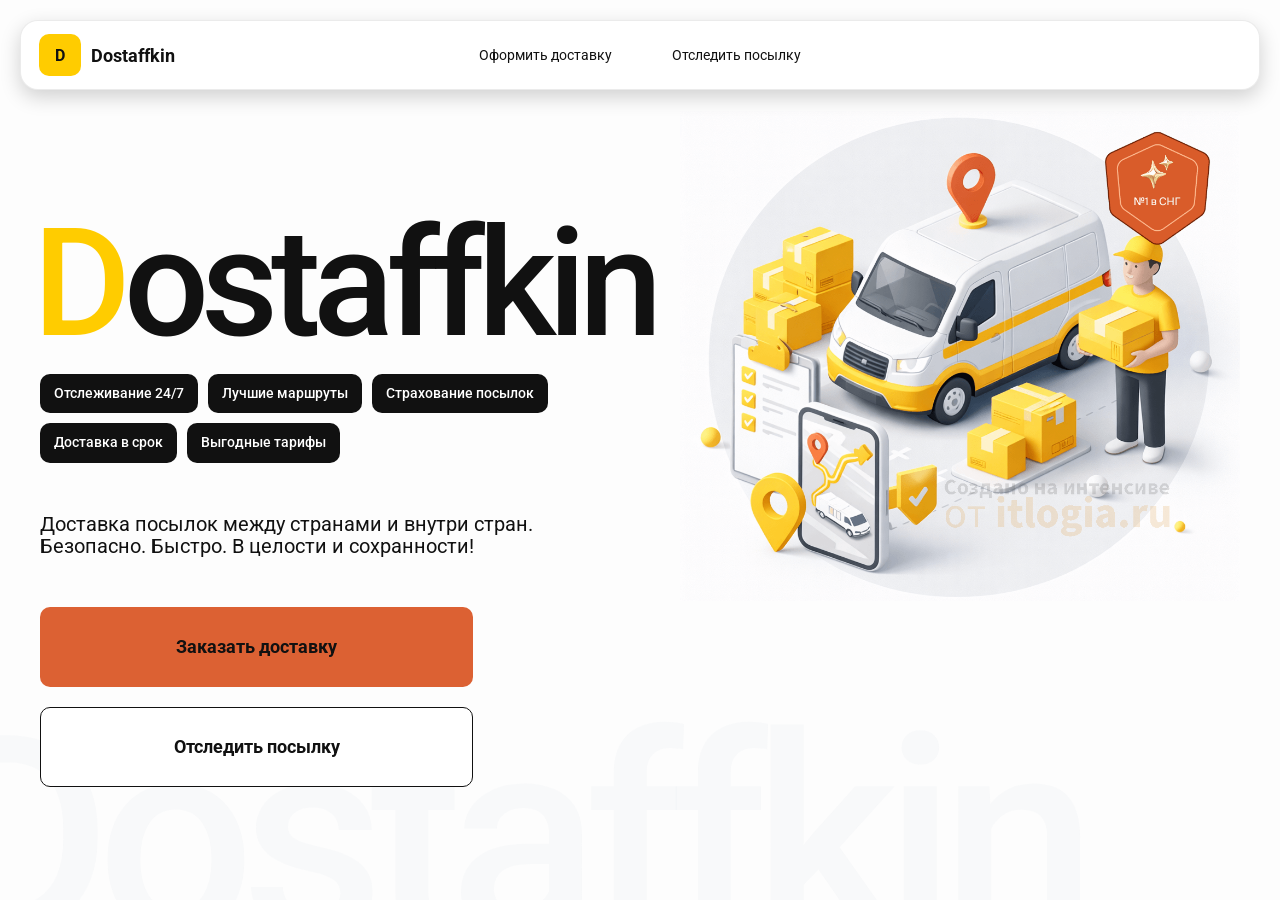
<file: index.html>
<!doctype html>
<html lang="ru">

<head>
    <meta charset="utf-8" />
    <meta name="viewport" content="width=device-width,initial-scale=1,maximum-scale=1,user-scalable=0" />

    <title>Dostaffkin — Доставка посылок между странами и внутри стран. Безопасно. Быстро. В целости и сохранности!
    </title>

    <link href="styles/base.css" rel="stylesheet" />
    <link href="styles/base_adaptive.css" rel="stylesheet" />
    <link href="styles/index.css" rel="stylesheet" />
    <link href="styles/index_adaptive.css" rel="stylesheet" />
</head>

<body>
    <div class="container">
        <header class="header">
            <a class="header-brand" href="#">
                <div class="header-logo">D</div>
                <div class="header-title">Dostaffkin</div>
            </a>
            <nav class="header-menu">
                <a class="header-link" href="./order.html">Оформить <span>доставку</span></a>
                <a class="header-link" href="./track.html">Отследить <span>посылку</span></a>
            </nav>
        </header>
        <main class="main">
            <section class="main-info">
                <div class="main-title">
                    <span>D</span>ostaffkin
                </div>
                <div class="main-features">
                    <div class="main-feature">Отслеживание 24/7</div>
                    <div class="main-feature">Лучшие маршруты</div>
                    <div class="main-feature">Страхование посылок</div>
                    <div class="main-feature">Доставка в срок</div>
                    <div class="main-feature">Выгодные тарифы</div>
                </div>
                <div class="main-description">
                    Доставка посылок между странами и внутри стран.
                    Безопасно. Быстро. В целости и сохранности!
                </div>
                <div class="main-actions">
                    <a class="button" type="button" href="./order.html">Заказать доставку</a>
                    <a class="button button-white" type="button" href="./track.html">Отследить посылку</a>
                </div>
            </section>
            <div class="main-title-ghost">Dostaffkin</div>
            <section class="main-image">
                <img src="images/main-image.png" alt="Main image" />
            </section>
        </main>
    </div>

</body>

</html>
</file>
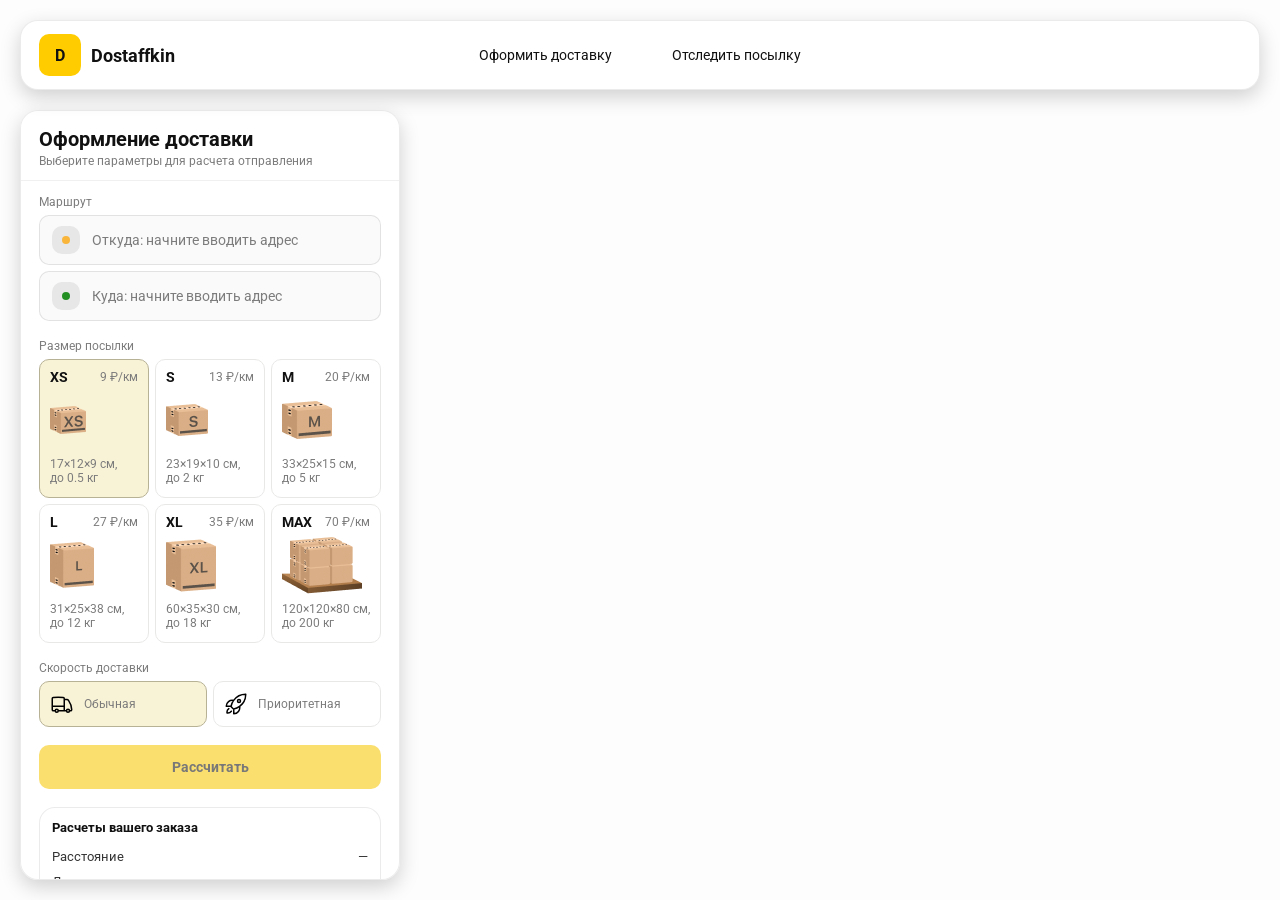
<file: order.html>
<!doctype html>
<html lang="ru">

<head>
    <meta charset="utf-8" />
    <meta name="viewport" content="width=device-width,initial-scale=1,maximum-scale=1,user-scalable=0" />
    <title>Оформление доставки</title>

    <link rel="stylesheet" href="styles/base.css" />
    <link rel="stylesheet" href="styles/base_adaptive.css" />

    <link rel="stylesheet" href="styles/order.css" />
    <link rel="stylesheet" href="styles/order_adaptive.css" />

    <script src="https://api-maps.yandex.ru/2.1/?lang=ru_RU&apikey=f58dd060-87d5-44ca-9416-3736a4bcbcb9&suggest_apikey=d04b219b-3f33-4e85-bf86-fbf397e3b769" type="text/javascript"></script>
</head>

<body>
    <div id="map"></div>

    <header class="header">
        <a class="header-brand" href="./index.html">
            <div class="header-logo">D</div>
            <div class="header-title">Dostaffkin</div>
        </a>
        <nav class="header-menu">
            <a class="header-link" href="#">Оформить <span>доставку</span></a>
            <a class="header-link" href="./track.html">Отследить <span>посылку</span></a>
        </nav>
    </header>

    <aside class="main" id="sidebar">
        <div class="main-header">
            <div class="main-title">Оформление доставки</div>
            <div class="main-text">Выберите параметры для расчета отправления</div>
        </div>
        <div class="main-content">
            <div class="main-route">
                <div class="main-block-title">Маршрут</div>
                <div class="main-fields">
                    <div class="main-field" id="fromField">
                        <div class="main-pin"></div>
                        <input id="from" placeholder="Откуда: начните вводить адрес" autocomplete="off" />
                        <div class="main-ac" id="fromAc" role="listbox" aria-label="Подсказки адресов"></div>
                    </div>

                    <div class="main-field" id="toField">
                        <div class="main-pin"></div>
                        <input id="to" placeholder="Куда: начните вводить адрес" autocomplete="off" />
                        <div class="main-ac" id="toAc" role="listbox" aria-label="Подсказки адресов"></div>
                    </div>
                </div>
            </div>
            <div class="main-package">
                <div class="main-block-title">Размер посылки</div>

                <div class="main-sizes">
                    <div class="main-size-card is-active" data-value="xs">
                        <div class="main-size-top">
                            <div class="main-size-label">XS</div>
                            <div class="main-size-rate">9 ₽/км</div>
                        </div>
                        <div class="main-size-media">
                            <img src="images/sizes/xs.png" alt="Короб XS" />
                        </div>
                        <div class="main-size-description">17×12×9 см,<br>до 0.5 кг</div>
                    </div>

                    <div class="main-size-card" data-value="s">
                        <div class="main-size-top">
                            <div class="main-size-label">S</div>
                            <div class="main-size-rate">13 ₽/км</div>
                        </div>
                        <div class="main-size-media">
                            <img src="images/sizes/s.png" alt="Короб S" />
                        </div>
                        <div class="main-size-description">23×19×10 см,<br>до 2 кг</div>
                    </div>

                    <div class="main-size-card" data-value="m">
                        <div class="main-size-top">
                            <div class="main-size-label">M</div>
                            <div class="main-size-rate">20 ₽/км</div>
                        </div>
                        <div class="main-size-media">
                            <img src="images/sizes/m.png" alt="Короб M" />
                        </div>
                        <div class="main-size-description">33×25×15 см,<br>до 5 кг</div>
                    </div>

                    <div class="main-size-card" data-value="l">
                        <div class="main-size-top">
                            <div class="main-size-label">L</div>
                            <div class="main-size-rate">27 ₽/км</div>
                        </div>
                        <div class="main-size-media">
                            <img src="images/sizes/l.png" alt="Короб L" />
                        </div>
                        <div class="main-size-description">31×25×38 см,<br>до 12 кг</div>
                    </div>

                    <div class="main-size-card" data-value="xl">
                        <div class="main-size-top">
                            <div class="main-size-label">XL</div>
                            <div class="main-size-rate">35 ₽/км</div>
                        </div>
                        <div class="main-size-media">
                            <img src="images/sizes/xl.png" alt="Короб XL" />
                        </div>
                        <div class="main-size-description">60×35×30 см,<br>до 18 кг</div>
                    </div>

                    <div class="main-size-card" data-value="max">
                        <div class="main-size-top">
                            <div class="main-size-label">MAX</div>
                            <div class="main-size-rate">70 ₽/км</div>
                        </div>
                        <div class="main-size-media main-size-media-palleta">
                            <img src="images/sizes/max.png" alt="Паллета" />
                        </div>
                        <div class="main-size-description">120×120×80 см,<br>до 200 кг</div>
                    </div>
                </div>
            </div>
            <div class="main-speed">
                <div class="main-block-title">Скорость доставки</div>

                <div class="main-speeds">
                    <div class="main-speed-card is-active" data-value="regular">
                        <img class="main-speed-media" src="images/icons/regular.svg" alt="Regular" />
                        <div class="main-speed-description">Обычная</div>
                    </div>
                    <div class="main-speed-card" data-value="fast">
                        <img class="main-speed-media" src="images/icons/fast.svg" alt="Fast" />
                        <div class="main-speed-description">Приоритетная</div>
                    </div>

                </div>
            </div>
            <div class="main-calculate-block">
                <button id="calc" class="button calculate-button" type="button" disabled>Рассчитать</button>
            </div>
            <div class="main-result" id="result">
                <div class="main-result-title">Расчеты вашего заказа</div>
                <div class="main-result-lines">
                    <div class="main-result-line"><span>Расстояние</span><span id="distanceValue">—</span></div>
                    <div class="main-result-line"><span>Доставим через</span><span id="durationValue">—</span></div>
                    <div class="main-result-line"><span>Тариф</span><span id="rateValue">—</span></div>
                </div>
                <div class="main-price">
                    <div class="main-price-label">Итого</div>
                    <div class="main-price-value" id="totalValue">—</div>
                </div>
            </div>
            <div class="main-order-box">
                <div class="main-order-form" id="orderForm">
                    <div class="main-order-title">Оформление доставки</div>
                    <div class="main-block-info-row">
                        <div class="main-block-title">Контакты</div>
                        <div class="order-fields">
                            <div class="main-field">
                                <input id="customerName" placeholder="Ваше имя" autocomplete="off" />
                            </div>
                            <div class="main-field">
                                <input id="customerPhone" placeholder="Ваш телефон" autocomplete="off"
                                    inputmode="tel" />
                            </div>
                        </div>
                    </div>
                    <div class="main-block-info-row extra-info">
                        <div class="main-block-title">Дополнительная информация</div>
                        <div class="main-field textarea">
                            <textarea id="comment" placeholder="Детали доставки и комментарии"></textarea>
                        </div>
                    </div>
                    <button id="submit" class="button main-submit-request" type="button" disabled>Отправить
                        заявку
                    </button>
                </div>

                <div class="main-order-success" id="orderSuccess">
                    <div class="main-success-icon">✓</div>
                    <div class="main-success-title">Заявка отправлена!</div>
                    <div class="main-success-title">Номер отправления – <span id="orderId"></span></div>
                    <div class="main-success-subtitle">Мы скоро свяжемся с вами</div>
                </div>
            </div>
        </div>

    </aside>

    <script src="scripts/order.js"></script>

</body>

</html>
</file>
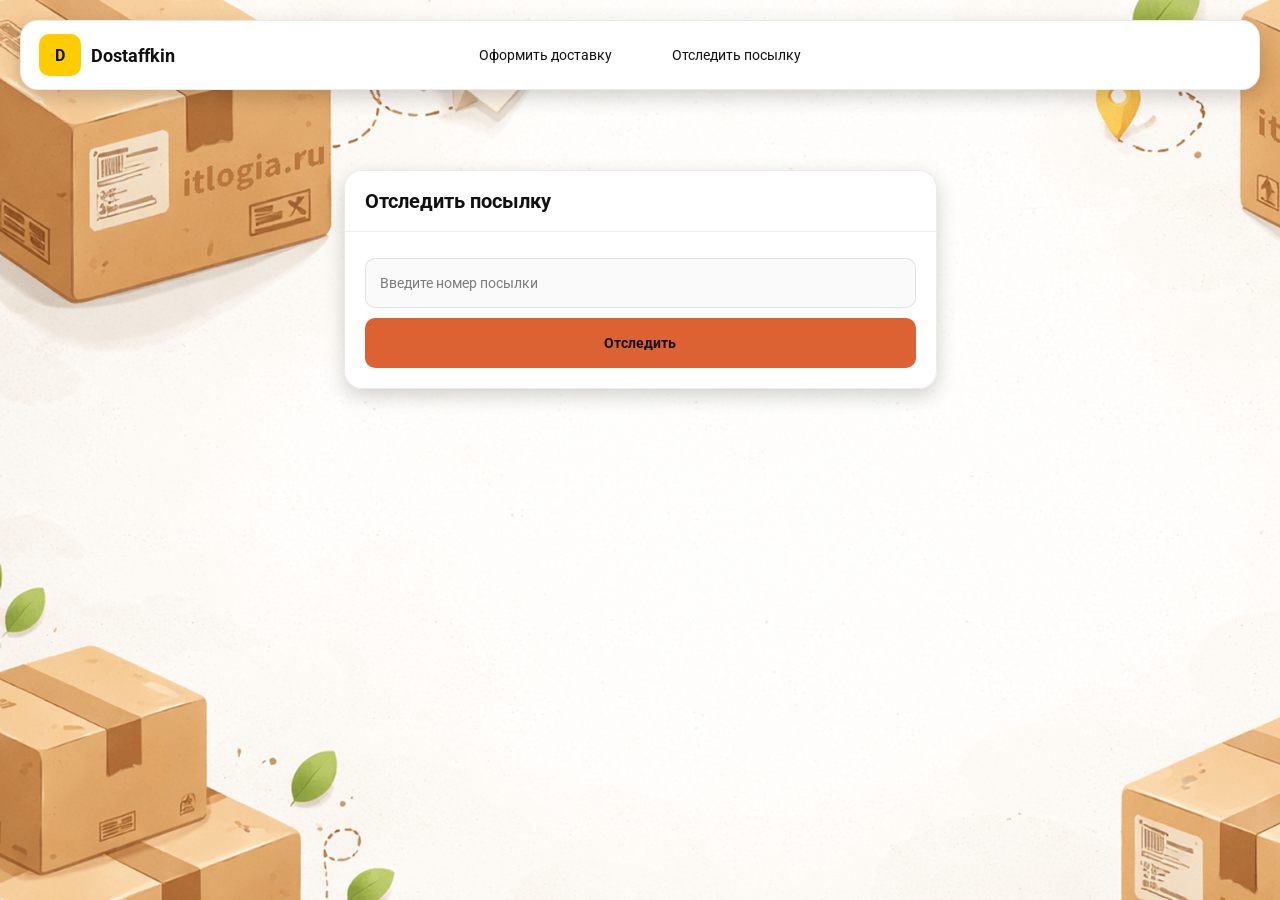
<file: track.html>
<!doctype html>
<html lang="ru">

<head>
    <meta charset="utf-8" />
    <meta name="viewport" content="width=device-width,initial-scale=1,maximum-scale=1,user-scalable=0" />
    <title>Отследить посылку</title>
    <link rel="stylesheet" href="styles/base.css" />
    <link rel="stylesheet" href="styles/base_adaptive.css" />

    <link rel="stylesheet" href="styles/track.css" />
    <link rel="stylesheet" href="styles/track_adaptive.css" />
</head>

<body>
    <div class="container">
        <header class="header">
            <a class="header-brand" href="./index.html">
                <div class="header-logo">D</div>
                <div class="header-title">Dostaffkin</div>
            </a>
            <nav class="header-menu">
                <a class="header-link" href="./order.html">Оформить <span>доставку</span></a>
                <a class="header-link" href="#">Отследить <span>посылку</span></a>
            </nav>
        </header>
        <main class="track-content">
            <section class="track-card track-search">
                <div class="track-title">Отследить посылку</div>
                <div class="track-action">
                    <div class="main-field track-field">
                        <input id="trackNumber" placeholder="Введите номер посылки" autocomplete="off" />
                    </div>
                    <button id="trackButton" class="button track-button" type="button">Отследить</button>
                </div>
            </section>
            <section class="track-card track-result" id="trackResult">
                <div class="track-result-header">
                    <div class="track-id" id="trackIdValue"></div>
                    <div class="track-routes">
                        <div class="track-route">
                            <div class="track-route-pin">
                                <svg xmlns="http://www.w3.org/2000/svg" fill="none" viewBox="0 0 24 24"
                                    stroke-width="1.5" stroke="orange" class="size-6">
                                    <path stroke-linecap="round" stroke-linejoin="round"
                                        d="M15 10.5a3 3 0 1 1-6 0 3 3 0 0 1 6 0Z" />
                                    <path stroke-linecap="round" stroke-linejoin="round"
                                        d="M19.5 10.5c0 7.142-7.5 11.25-7.5 11.25S4.5 17.642 4.5 10.5a7.5 7.5 0 1 1 15 0Z" />
                                </svg>
                            </div>
                            <div class="track-route-address" id="trackFromValue">
                                Откуда: Москва, улица Арбат, 1
                            </div>
                        </div>
                        <div class="track-route track-route-arrow">
                            <svg xmlns="http://www.w3.org/2000/svg" fill="none" viewBox="0 0 24 24" stroke-width="1.5"
                                stroke="currentColor" class="size-6">
                                <path stroke-linecap="round" stroke-linejoin="round"
                                    d="M19.5 13.5 12 21m0 0-7.5-7.5M12 21V3" />
                            </svg>
                        </div>
                        <div class="track-route">
                            <div class="track-route-pin">
                                <svg xmlns="http://www.w3.org/2000/svg" fill="none" viewBox="0 0 24 24"
                                    stroke-width="1.5" stroke="green" class="size-6">
                                    <path stroke-linecap="round" stroke-linejoin="round"
                                        d="M15 10.5a3 3 0 1 1-6 0 3 3 0 0 1 6 0Z" />
                                    <path stroke-linecap="round" stroke-linejoin="round"
                                        d="M19.5 10.5c0 7.142-7.5 11.25-7.5 11.25S4.5 17.642 4.5 10.5a7.5 7.5 0 1 1 15 0Z" />
                                </svg>
                            </div>
                            <div class="track-route-address" id="trackToValue">
                                Куда: Минск, проспект Независимости, 58
                            </div>
                        </div>
                    </div>
                </div>
                <div class="track-info">
                    <div class="track-status-title">Статус данной посылки:</div>
                    <div class="track-status-list" id="trackStatusList">

                    </div>

                </div>
    </div>
    </section>
    </main>
    </div>

    <script src="scripts/track.js">

    </script>
</body>

</html>
</file>
<file: styles/base.css>
*, *::before, *::after {
    box-sizing: border-box;
}
@font-face {
    font-family: "Roboto";
    src: url("../fonts/Roboto-Regular.ttf");
    font-weight: normal;
}

@font-face {
    font-family: "Roboto";
    src: url("../fonts/Roboto-Bold.ttf");
    font-weight: bold;
}

@font-face {
    font-family: "Roboto";
    src: url("../fonts/Roboto-Medium.ttf");
    font-weight: 500;
}

html, body {
    margin: 0;
    color: #111111;
    font-family: "Roboto", sans-serif;
}

body {
    background: #FDFDFD;
}


.header {
        border-radius: 18px;
        box-shadow: 0 7px 20px 0 #0000002E;
        backdrop-filter: blur(10px);
        background: #ffffff;
        left: 20px;
        border: 1px solid rgba(0, 0, 0, 0.08);
        position: fixed;
        right: 20px;
        top: 20px;
        padding: 14px 18px;
        height: 70px;
        display: flex;
        align-items: center;
        z-index: 6;
    }
    .header-brand {
        display: flex;
        align-items: center;
        text-decoration: none;
        gap: 10px;
    }
    
    .header-logo {
        width: 42px;
        height: 42px;
        border-radius: 10px;
        background: #FFCC00;
        display: grid;
        place-items: center;
        font-weight: bold;
        color: #111;
    }
    
    .header-title {
        font-size: 18px;
        font-weight: bold;
        color: #111111;
        text-decoration: none;
    }
    .header-menu {
        display: flex;
        align-items: center;
        gap: 60px;
        margin: 0;
        position: absolute;
        left: 50%;
        transform: translateX(-50%);
    }
    
    .header-link {
        font-size: 14px;
        color: #111111;
        text-decoration: none;
    }
    .button {
        border: 0;
        outline: none;
        height: 44px;
        border-radius: 10px;
        font-size: 14px;
        font-weight: bold;
        cursor: pointer;
        font-family: inherit;
        transition: transform .08s ease, opacity .12s ease;
        background: #DC6133;
        color: #111111;
        text-align: center;
        text-decoration: none;
    }
    
    .button:hover {
        background-color: #E5BC19;
    }
    
    .button:disabled {
        cursor: not-allowed;
        background-color: #FADE6E;
        color: #787878;
        transform: none;
    }
    
    .button.button-white {
        background: #ffffff;
        border: 1px solid #111111;
    }
    
    .button.button-white:hover {
        background: rgb(241 241 241);
    }

    .main-field {
        display: flex;
        align-items: center;
        margin-top: 6px;
        gap: 10px;
        border: 1px solid #1111111A;
        background: #FAFAFA;
        border-radius: 10px;
        padding: 10px 12px;
        position: relative;
        box-sizing: border-box;
        height: 50px;
    }
    
    .main-field.textarea {
        height: auto;
    }
    
    .main-pin {
        width: 28px;
        height: 28px;
        border-radius: 10px;
        background: rgba(17, 17, 17, 0.08);
        display: grid;
        place-items: center;
        flex: 0 0 auto;
        position: relative;
    }
    
    .main-pin::before {
        content: "";
        width: 8px;
        height: 8px;
        border-radius: 999px;
        background: orange;
        opacity: .75;
        display: block;
    }
    
    .main-field:last-child .main-pin::before {
        background: green;
        opacity: .85;
    }
    
    input, textarea {
        width: 100%;
        border: 0;
        outline: none;
        background: transparent;
        font-size: 14px;
        color: #111111;
        font-family: inherit;
    }
    
    textarea {
        resize: vertical;
        min-height: 72px;
        padding: 2px 0;
    }
    
    input::placeholder, textarea::placeholder {
        color: #7C7C7C;
    }
    
    .main-field:focus-within {
        border-color: rgba(0, 0, 0, 0.20);
        box-shadow: 0 0 0 4px rgba(255, 204, 0, 0.35);
        background: rgba(255, 255, 255, 0.75);
    }
</file>
<file: styles/base_adaptive.css>
@media (max-width: 767px) {
    .header {
        left: 10px;
        right: 10px;
        top: 10px;
    }

    .header-link span {
        display: none;
    }

    .header-menu {
        gap: 20px;
        justify-content: flex-start;
        margin: 0 0 0 30px;
        position: static;
        transform: none;
    }
}

@media (max-width: 420px) {
    .header-title {
        display: none;
    }
}

@media (max-width: 374px) {
    .header-menu {
        gap: 10px;
        margin: 0 0 0 10px;
    }
}
</file>
<file: styles/index.css>
.container {
    overflow: hidden;
    min-height: 100vh;
}
.main {
    padding: 111px 40px 40px;
    position: relative;
    display: flex;
}
.main-info {
    max-width: 840px;
    width: 100%;
    position: relative;
}
.main-title {
    margin-top: 98px;
    font-weight: 500;
    font-size: 200px;
    line-height: 1;
    letter-spacing: -0.05em;
    color: #111111;
    left: -15px;
    position: relative;
}

.main-title span {
    color: #ffcc00;
}
.main-features {
    margin-top: 15px;
    display: flex;
    flex-wrap: wrap;
    gap: 10px;
}

.main-feature {
    background: #111111;
    color: #ffffff;
    padding: 12px 14px;
    font-weight: 500;
    font-size: 14px;
    line-height: 1.1;
    border-radius: 10px;
}
.main-description {
    margin-top: 50px;
    max-width: 500px;
    font-size: 20px;
    line-height: 1.1;
    color: #111111;
}
.main-actions {
    margin-top: 50px;
    display: flex;
    flex-direction: column;
    gap: 20px;
}

.main-actions .button {
    height: 80px;
    width: 433px;
    font-size: 18px;
    font-weight: bold;
    place-items: center;
    display: grid;
}
.main-title-ghost {
    position: absolute;
    z-index: -1;
    left: -70px;
    bottom: -150px;
    font-weight: 500;
    font-size: 278px;
    line-height: 1;
    letter-spacing: -0.05em;
    color: #ECEDF04D;
}
.main-image {
    width: 1024px;
    top: 100px;
    z-index: -2;
}

.main-image img {
    width: 100%;
    max-width: 1024px;
    height: auto;
    display: block;
}
</file>
<file: styles/index_adaptive.css>
@media (max-width: 1760px) {
    .main-title {
        font-size: 150px;
        left: -7px;
    }

    .main-info {
        max-width: 640px;
    }
}
@media (max-width: 1200px) {
    .main-info {
        max-width: 540px;
    }

    .main {
        padding: 111px 20px 20px;
    }

    .main-title {
        font-size: 120px;
        left: -4px;
    }

    .main-title-ghost {
        font-size: 220px;
    }
}
@media (max-width: 1024px) {
    .main-title {
        margin-top: 30px;
    }

    .main {
        flex-direction: column-reverse;
    }

    .main-image {
        max-width: 350px;
        position: absolute;
        left: 370px;
        top: 370px;
    }

    .main-info {
        max-width: 100%;
    }

    .main-actions {
        gap: 10px;
    }

    .main-actions .button {
        height: 50px;
        font-size: 14px;
        width: auto;
        max-width: 300px;
    }

    .main-description {
        max-width: 350px;
    }
}
@media (max-width: 570px) {
    .main-title {
        font-size: 88px;
    }

    .main-description {
        max-width: 100%
    }

    .main-actions {
       width: 100%;
    }

    .main-actions .button {
        width: 100%;
        max-width: 100%
    }

    .main-image {
        max-width: 650px;
        position: absolute;
        left: 170px;
        top: 70px;
        opacity: 0.2;
    }
}
@media (max-width: 400px) {
    .main-title {
        font-size: 70px;
    }
}
</file>
<file: styles/order.css>
#map {
    position: fixed;
    inset: 0;
}

.main {
    border-radius: 18px;
    box-shadow: 0 7px 20px 0 #0000002E;
    backdrop-filter: blur(10px);
    background: rgba(255, 255, 255, 0.96);
    left: 20px;
    border: 1px solid rgba(0, 0, 0, 0.08);
    position: fixed;
    top: 110px;
    bottom: 20px;
    width: 380px;
    display: flex;
    flex-direction: column;
    overflow: hidden;
    z-index: 5;
}

.main-header {
    padding: 18px 18px 12px 18px;
    border-bottom: 1px solid rgba(0, 0, 0, 0.06);
    display: flex;
    flex-direction: column;
}

.main-title {
    font-size: 20px;
    line-height: 100%;
    font-weight: bold;
}

.main-text {
    font-size: 12px;
    margin-top: 5px;
    color: #7C7C7C;
}

.main-content {
    padding: 14px 18px 18px 18px;
    overflow: auto;
    scrollbar-width: none;
    display: flex;
    flex-direction: column;
    gap: 18px;
    flex: 1;
}

.main-block-title {
    font-size: 12px;
    color: #7C7C7C;
}

.main-route .main-block-title,
.main-package .main-block-title {
    margin-bottom: 6px;
}

.main-sizes {
    display: grid;
    gap: 6px;
    grid-template-columns: repeat(3, 1fr);
}

.main-size-card {
    border: 1px solid #E8E8E7;
    background: #FFFFFF;
    border-radius: 10px;
    padding: 10px;
    cursor: pointer;
    user-select: none;
    transition: transform .08s ease, border-color .12s ease, background .12s ease;
    min-height: 139px;
}

.main-size-card:hover {
    transform: translateY(-1px);
}

.main-size-card.is-active {
    background-color: #F8F2D6;
    border-color: #B7B196;
}

.main-size-top {
    display: flex;
    align-items: center;
    justify-content: space-between;
}

.main-size-label {
    font-weight: bold;
    font-size: 14px;
    color: #111111;
    line-height: 100%;
}

.main-size-rate {
    font-size: 12px;
    color: #7C7C7C;
    line-height: 100%;
}

.main-size-media {
    margin-top: 8px;
    height: 57px;
}

.main-size-description {
    margin-top: 8px;
    font-size: 12px;
    color: #7C7C7C;
    line-height: 1.2;
}

.calculate-button {
    width: 100%;
}

.main-result {
    border: 1px solid rgba(0, 0, 0, 0.08);
    background: rgba(255, 255, 255, 0.75);
    border-radius: 16px;
    padding: 12px;
    line-height: 1.25;
}

.main-result-title {
    font-weight: bold;
    font-size: 13px;
    color: #111111;
    margin-bottom: 13px;
}

.main-result-lines {
    gap: 8px;
    display: flex;
    flex-direction: column;
}

.main-result-line {
    font-size: 13px;
    color: rgba(17, 17, 17, 0.85);
    display: flex;
    justify-content: space-between;
}

.main-price {
    margin-top: 18px;
    padding-top: 10px;
    border-top: 1px dashed rgba(0, 0, 0, 0.12);
    display: flex;
    align-items: baseline;
    justify-content: space-between;
}

.main-price-label {
    font-size: 12px;
    color: rgba(17, 17, 17, 0.55);
}

.main-price-value {
    font-size: 20px;
    font-weight: bold;
    color: #111111;
    letter-spacing: -0.3px;
}

.main-order-box {
    background: #ffffff;
    border: 1px solid #E8E8E7;
    border-radius: 10px;
    padding: 12px;
}

.main-order-title {
    margin-bottom: 8px;
    font-weight: bold;
    font-size: 14px;
    color: #111111;
}

.main-block-info {
    display: flex;
    flex-direction: column;
    gap: 6px;
}

.order-fields {
    display: grid;
    grid-template-columns: 1fr 1fr;
    column-gap: 10px;
    margin-top: 6px;
}

.main-block-info-row.extra-info {
    display: block;
    margin-top: 13px;
}

.main-submit-request {
    width: 100%;
    margin-top: 6px;
}

.main-order-success {
    display: none;
    text-align: center;
    padding: 22px 12px;
    gap: 12px;
}

.main-order-success.is-visible {
    display: flex;
    flex-direction: column;
    align-items: center;
}

.main-success-icon {
    width: 56px;
    height: 56px;
    border-radius: 50%;
    background: #16a34a;
    color: #ffffff;
    display: grid;
    place-items: center;
    font-size: 30px;
}

.main-success-title {
    font-size: 14px;
    font-weight: bold;
    color: #111111;
}

.main-success-subtitle {
    font-size: 12px;
    color: rgba(17, 17, 17, 0.55);
    line-height: 1.3;
}

.main-speed .main-block-title {
    margin-bottom: 6px;
}

.main-speeds {
    display: grid;
    gap: 6px;
    grid-template-columns: repeat(2, 1fr);
}

.main-speed-card {
    border: 1px solid #E8E8E7;
    background: #FFFFFF;
    border-radius: 10px;
    padding: 10px;
    cursor: pointer;
    user-select: none;
    transition: transform .08s ease, border-color .12s ease, background .12s ease;
    display: flex;
    align-items: center;
    gap: 10px;
}

.main-speed-card:hover {
    transform: translateY(-1px);
}

.main-speed-card.is-active {
    background-color: #F8F2D6;
    border-color: #B7B196;
}

.main-speed-description {
    font-size: 12px;
    color: #7C7C7C;
    line-height: 1.2;
}
</file>
<file: styles/order_adaptive.css>
@media (max-width: 767px) {
    .main {
        left: 10px;
        right: 10px;
        top: 50%;
        bottom: 12px;
        width: auto;
        max-width: none;
    }
}

@media (max-width: 420px) {
    .main-sizes {
        grid-template-columns: repeat(2, 1fr);
    }
}
</file>
<file: styles/track.css>
.container {
    background: #F4F4F4 url("../images/track-bg.png");
    background-size: cover;
    min-height: 100vh;
    padding: 170px 0 50px 0;
}

.track-content {
    width: 593px;
    margin: 0 auto;
}

.track-card {
    width: 100%;
    border-radius: 18px;
    box-shadow: 0 7px 20px 0 #0000002E;
    backdrop-filter: blur(10px);
    background: rgba(255, 255, 255, 0.96);
    border: 1px solid rgba(0, 0, 0, 0.08);
}

.track-title {
    font-size: 20px;
    line-height: 100%;
    font-weight: bold;
    border-bottom: 1px solid #EEEEEE;
    padding: 20px;
}

.track-action {
    padding: 20px;
}

.track-button {
    width: 100%;
    height: 50px;
}

.track-field {
    margin-bottom: 10px;
}

.track-result {
    margin-top: 5px;
    display: none;
}

.track-result.is-visible {
    display: block;
}

.track-result-header {
    font-weight: bold;
    font-size: 14px;
    color: #111111;
    padding: 20px;
    border-bottom: 1px solid #EEEEEE;
}

.track-id {
    margin-bottom: 12px;
    font-size: 20px;
}

.track-routes {
    display: flex;
    flex-direction: column;
    gap: 10px;
    font-weight: normal;
}

.track-route {
    display: flex;
    align-items: center;
    gap: 10px;
}

.track-route-pin {
    width: 24px;
    height: 24px;
    flex-shrink: 0;
}

.track-route-arrow {
    padding: 15px 0;
    width: 24px;
    height: 24px;
}

.track-info {
    padding: 20px;
}

.track-status {
    display: flex;
    align-items: center;
    font-size: 12px;
    gap: 10px;
}

.track-status-title {
    font-size: 14px;
    color: #111111;
    margin-bottom: 20px;
}

.track-status-list {
    display: flex;
    flex-direction: column;
    gap: 15px;
}

.track-status-icon {
    width: 40px;
    height: 40px;
    border-radius: 50%;
    background: rgba(17, 17, 17, 0.08);
    display: grid;
    place-items: center;
    flex: 0 0 auto;
}

.track-status.created .track-status-icon {
    background-color: #F1CB00;
}

.track-status.in-way .track-status-icon {
    background-color: #F08A11;
}

.track-status.ready .track-status-icon {
    background-color: #A35D0A;
}

.track-status.done .track-status-icon {
    background-color: #37C93B;
}

.track-status-text {
    display: flex;
    align-items: center;
    justify-content: space-between;
    color: #111111;
    font-size: 12px;
    flex: 1;
}

.track-status-date {
    color: rgba(17, 17, 17, 0.55);
}
</file>
<file: styles/track_adaptive.css>
@media (max-width: 767px) {
    .container {
        padding: 130px 0 50px 0;
    }

    .track-content {
        width: 100%;
        padding-left: 10px;
        padding-right: 10px;
    }

    .track-result-header {
        padding: 20px;
    }
}
</file>
